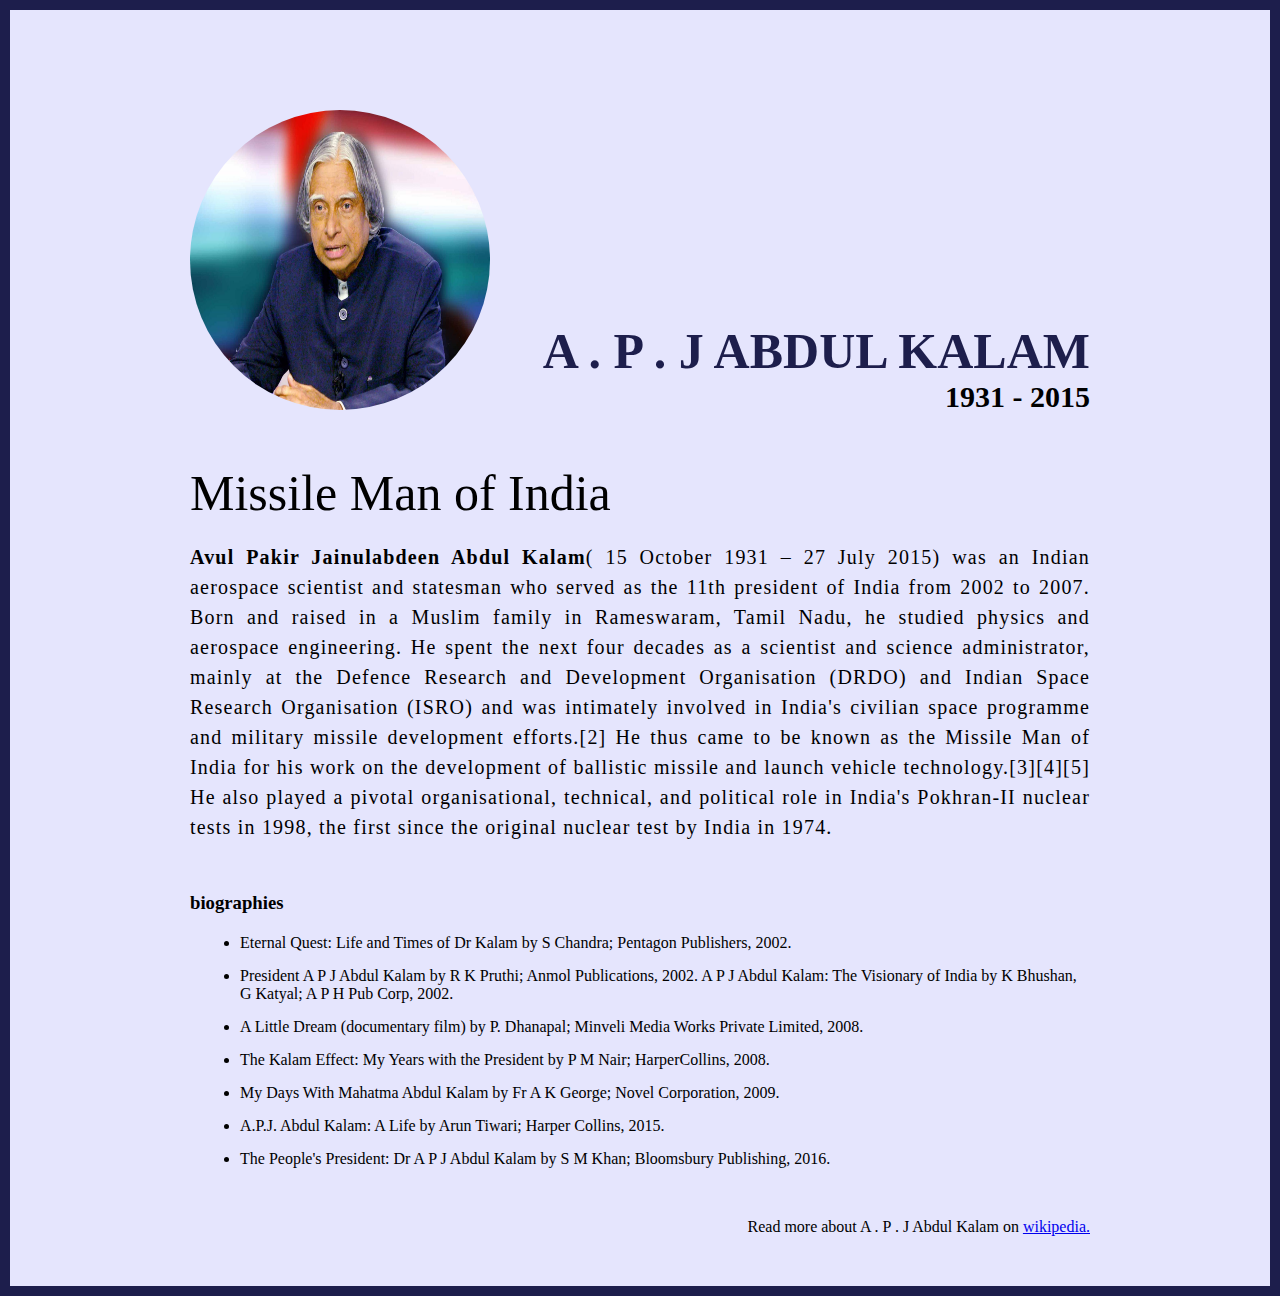
<file: project1/index.html>
<!DOCTYPE html>
<html lang="en">
<head>
    <meta charset="UTF-8">
    <meta name="viewport" content="width=device-width, initial-scale=1.0">
    <title>The Tribute Webside | A.P.J Abdul Kalam</title>
    <link rel="stylesheet" href="style.css">
</head>
<body>
     <div class="container">
       <div class="content">
        <section class="top_section">

            <div class="image_container">
                <img src="./images/Dr-APJ-Abdul-Kalam.jpg" alt="Tribute" />
            </div>
            <div>
                <h1>A . P . J  Abdul  Kalam</h1>
                <h4>1931 - 2015</h4>
            </div>
        </section>
        <section class="about_section">
            <h2>Missile Man of India</h2>
            <p>
                <b>Avul Pakir Jainulabdeen Abdul Kalam</b>( 15 October 1931 – 27 July 2015) was an Indian aerospace scientist and statesman who served as the 11th president of India from 2002 to 2007. Born and raised in a Muslim family in Rameswaram, Tamil Nadu, he studied physics and aerospace engineering. He spent the next four decades as a scientist and science administrator, mainly at the Defence Research and Development Organisation (DRDO) and Indian Space Research Organisation (ISRO) and was intimately involved in India's civilian space programme and military missile development efforts.[2] He thus came to be known as the Missile Man of India for his work on the development of ballistic missile and launch vehicle technology.[3][4][5] He also played a pivotal organisational, technical, and political role in India's Pokhran-II nuclear tests in 1998, the first since the original nuclear test by India in 1974.
            </p>
        </section>
        <section class="biography_section">
            <h3>biographies</h3>
            <ul>
                <li>
                    Eternal Quest: Life and Times of Dr Kalam by S Chandra; Pentagon Publishers, 2002.
                </li>
                <li>
                    President A P J Abdul Kalam by R K Pruthi; Anmol Publications, 2002.
                    A P J Abdul Kalam: The Visionary of India by K Bhushan, G Katyal; A P H Pub Corp, 2002.
                </li>
                <li>
                    A Little Dream (documentary film) by P. Dhanapal; Minveli Media Works Private Limited, 2008.
                </li>
                <li>
                    The Kalam Effect: My Years with the President by P M Nair; HarperCollins, 2008.
                </li>
                <li>
                    My Days With Mahatma Abdul Kalam by Fr A K George; Novel Corporation, 2009.
                </li>
                <li>
                    A.P.J. Abdul Kalam: A Life by Arun Tiwari; Harper Collins, 2015.
                </li>
                <li>
                    The People's President: Dr A P J Abdul Kalam by S M Khan; Bloomsbury Publishing, 2016.
                </li>
            </ul>
        </section>
        <footer>
            <p>Read more about A . P . J  Abdul  Kalam on <a href="https://en.wikipedia.org/wiki/A._P._J._Abdul_Kalam">wikipedia.</a></p>
        </footer>
       </div>
     </div>
</body>
</html>
</file>
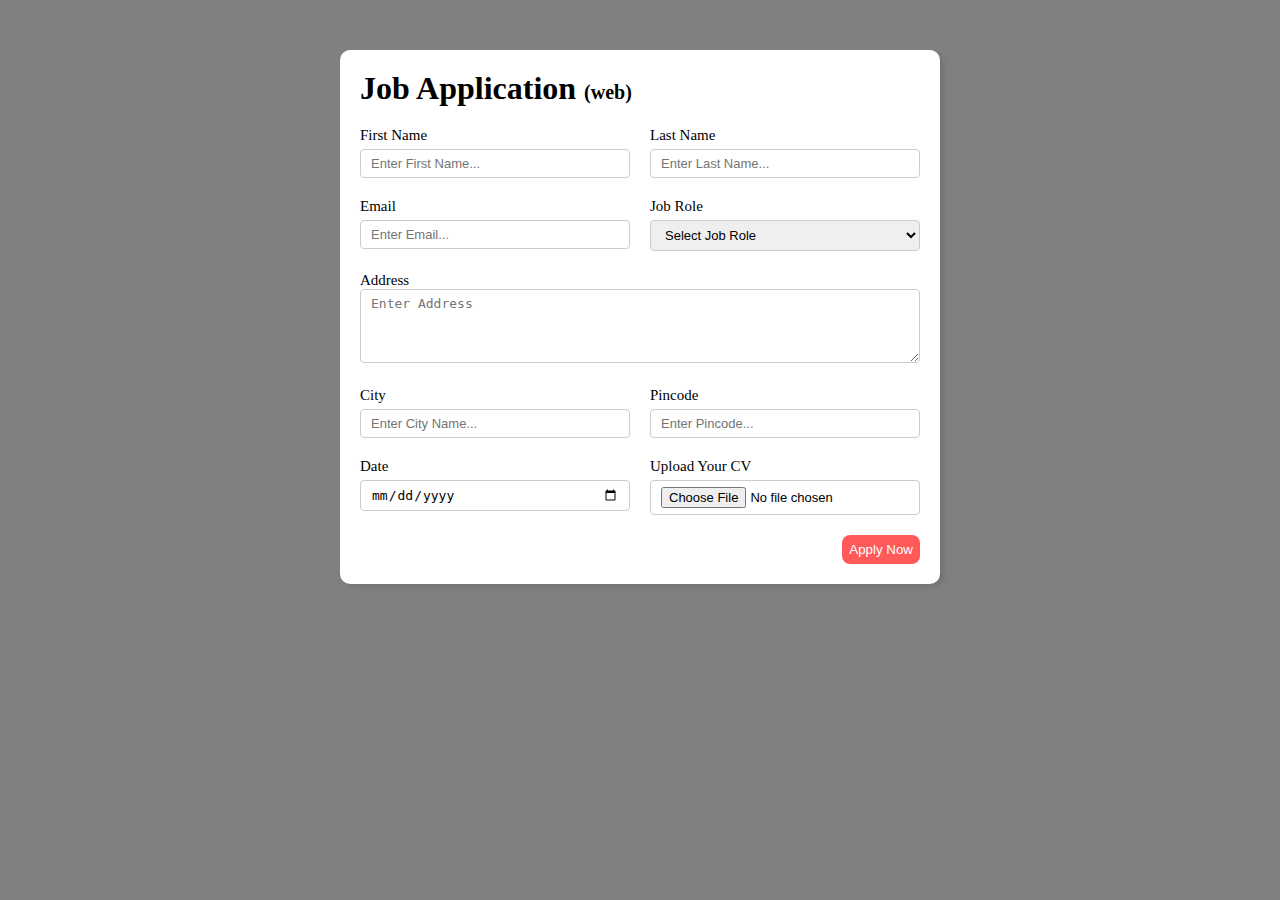
<file: project2/index.html>
<!DOCTYPE html>
<html lang="en">
<head>
    <meta charset="UTF-8">
    <meta name="viewport" content="width=device-width, initial-scale=1.0">
    <title>Job Application Form</title>
    <link rel="stylesheet" href="style.css">
</head>
<body>
    <div class="container">

        <div class="apply_box">

           <h1> Job Application 
            <span class="title_small">(web)</span>
           </h1>
           <form action="">
            <div class="form_container">
                <div class="form_control">
                   <label for="first_name">First Name</label>
                   <input
                        id="first_name"
                        name="first_name"
                        placeholder="Enter First Name..." 
                    />    
                </div>
                <div class="form_control">
                    <label for="last_name">Last Name </label>
                    <input
                         id="last_name"
                         name="last_name"
                         placeholder="Enter Last Name..."
                     />    
                 </div>
                 <div class="form_control">
                    <label for="email">Email</label>
                    <input
                         type="email"
                         id="email"
                         name="email"
                         placeholder="Enter Email..."
                     />    
                 </div>
                 <div class="form_control">
                    <label for="job_role"> Job Role</label>
                     <select id="job_role" name="job_role">
                        <option value="">Select Job Role</option>
                        <option value="frontend">Frontend Developer</option>
                        <option value="backend">Backend Developer</option>
                        <option value="full_stack">Full_stack Developer</option>
                        <option value="ui_ux">UI UX Developer</option>   
                     </select>
                 </div>
                 <div class="textarea_control">
                    <label for="address"> Address </label>
                    <textarea
                      id="address"
                      name="address"
                      rows="4"
                      cols="50"
                      placeholder="Enter Address"
                    ></textarea>     
                 </div>
                 <div class="form_control">
                    <label for="city">City</label>
                    <input
                         id="city"
                         name="city"
                         placeholder="Enter City Name..."
                     />    
                 </div>
                 <div class="form_control">
                    <label for="pincode">Pincode</label>
                    <input
                         type="number"
                         id="pincode"
                         name="pincode"
                         placeholder="Enter Pincode..."
                     />    
                 </div>
                 <div class="form_control">
                    <label for="date">Date</label>
                    <input
                         type="date"
                         id="date"
                         name="date"   
                     />    
                 </div>
                 <div class="form_control">
                    <label for="upload">Upload Your CV</label>
                    <input
                         type="file"
                         id="upload"
                         name="upload"   
                     />    
                 </div>
            </div>
            <div class="button_container">
                <button type="submit">Apply Now</button>
            </div>
           </form>
     </div>
    </div>
</body>
</html>
</file>
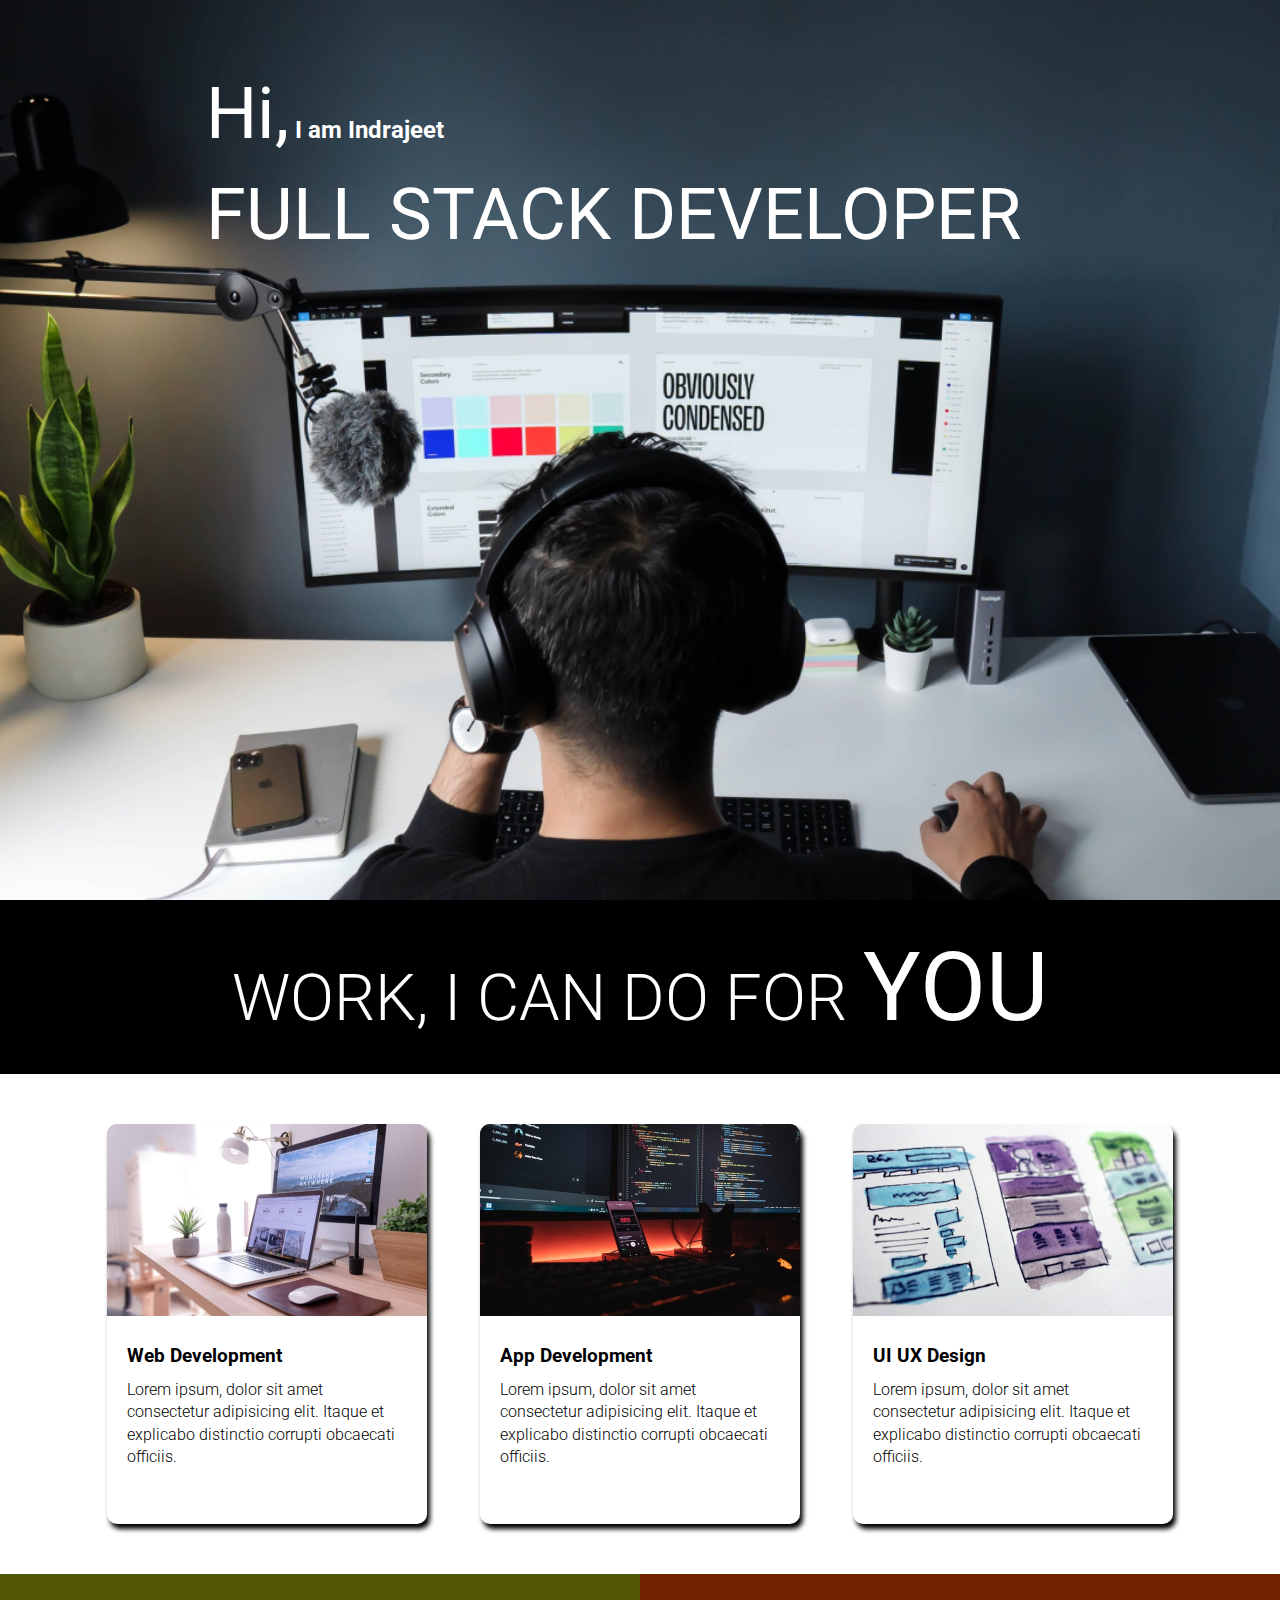
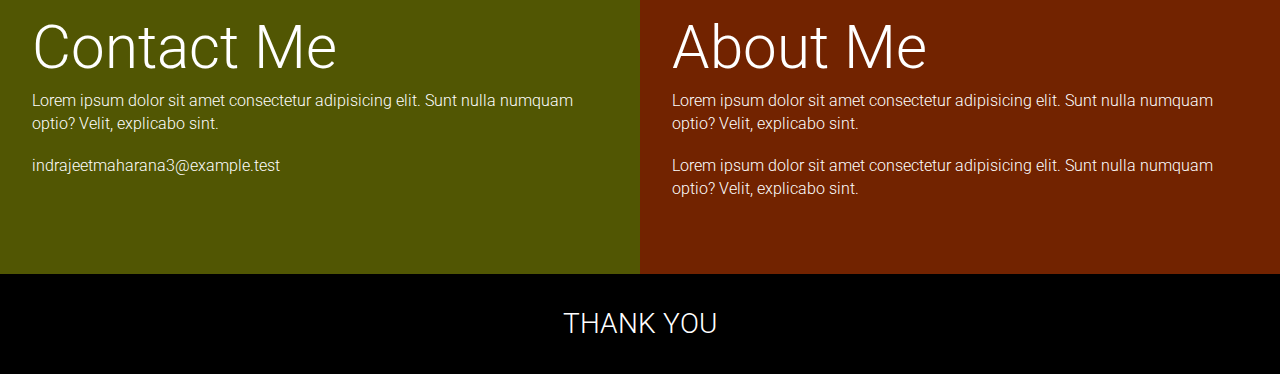
<file: project4/index.html>
<!DOCTYPE html>
<html lang="en">
<head>
    <meta charset="UTF-8">
    <meta name="viewport" content="width=device-width, initial-scale=1.0">
    <title>Developer | Lading Page</title>
    <link rel="stylesheet" href="style.css">
</head>
<body>
    <section class="hero_section">
    <div class="text_container">
        <h2>
            <span class="lg_text">Hi,</span>
            I am Indrajeet
        </h2>
        <h1 class="lg_text">FULL STACK DEVELOPER</h1>
    </div>    
    </section>
    <section class="black_box">
        <h2>WORK, I CAN DO FOR 
            <SPAN>YOU</SPAN>
        </h2>
    </section>
    <section class="work">
        <div class="grid_item">
            <div class="card">
                <div class="image_container">
                     <img src="images/web.png" alt="web development">
                </div>
                <div class="card_content">
                    <h3>Web Development</h3>
                    <p>Lorem ipsum, dolor sit amet consectetur adipisicing elit. Itaque et explicabo distinctio corrupti obcaecati officiis.</p>
                </div>
                </div>
        </div>

        <div class="grid_item">
            <div class="card">
                <div class="image_container">
                        <img src="images/mobile.png" alt="app development">
                </div>
                <div class="card_content">
                        <h3>App Development</h3>
                        <p>Lorem ipsum, dolor sit amet consectetur adipisicing elit. Itaque et explicabo distinctio corrupti obcaecati officiis.</p>
                 </div>
                 </div>
        </div>

        <div class="grid_item">
            <div class="card">
                <div class="image_container">
                        <img src="images/uiux.png" alt="UI UX design">
                </div>
                <div class="card_content">
                        <h3>UI UX Design</h3>
                        <p>Lorem ipsum, dolor sit amet consectetur adipisicing elit. Itaque et explicabo distinctio corrupti obcaecati officiis.</p>
                </div>
                </div>
        </div>
    </section>
    <section class="bottom_section">
        <div class="contact">
            <h2>Contact Me</h2>
            <p>
                Lorem ipsum dolor sit amet consectetur adipisicing elit. Sunt nulla numquam optio? Velit, explicabo sint.
            </p>
            <p>indrajeetmaharana3@example.test</p>
        </div>
        <div class="about">
            <h2>About Me</h2>
            <p>
                Lorem ipsum dolor sit amet consectetur adipisicing elit. Sunt nulla numquam optio? Velit, explicabo sint.
            </p>
            <p>
                Lorem ipsum dolor sit amet consectetur adipisicing elit. Sunt nulla numquam optio? Velit, explicabo sint.
            </p>
        </div>
    </section>
    <footer>
        <p>THANK YOU</p>
    </footer>
</body>
</html>
</file>
<file: project1/style.css>
*{
    margin: 0;
    padding: 0;
    box-sizing: border-box;
}

.container{
    background-color: #e5e5fd;
     min-height: 100vh;
     border: 10px solid #1d1e4c;
}

.content{
    max-width: 900px;
    margin: 0 auto;
}

.top_section{
    margin-top: 100px;
    display: flex;
    justify-content: space-between;
    align-items: flex-end;
}

.top_section h1{
    font-size: 50px;
    font-weight: bold;
    color: #1d1e4c;
    text-transform: uppercase;
}

.top_section h4{
    font-size: 30px;
    text-align: end;
}
.img_container,img{
    border-radius: 50%;
    overflow: hidden;
}

.img_container,img{
    width: 300px;
    height: 300px;
}

.about_section {
    margin-top: 50px;
}

.about_section h2 {
    font-size: 50px;
    font-weight: 400;
    margin-bottom: 20px;
}

.about_section p {
    font-size: 20px;
    line-height: 30px;
    letter-spacing: 1.2px;
    text-align: justify;
} 

.biography_section {
    margin: 50px 0;

}

.biography_section h3 {
    margin-bottom: 20px;
}

.biography_section ul {
    margin-left: 50px;
}

.biography_section li {
    margin-bottom: 15px;
}

footer{
    margin: 50px 0;
}

footer p{
    text-align: end;
}
</file>
<file: project2/style.css>
*{
    margin: 0;
    padding: 0;
    box-sizing: border-box;
}

body {
    background-color: grey;
}
.container {
    max-width: 900px;
    margin: 0 auto;
}

.apply_box {
    max-width: 600px;
    padding: 20px;
    background-color: white;
    margin: 0 auto;
    margin-top: 50px;
    box-shadow: 4px 3px 5px rgba(1, 1, 1, 0.1);
    border-radius: 10px;
}

.title_small {
    font-size: 20px;
}

.form_container{
    margin-top: 20px;
    display: grid;
    grid-template-columns: repeat(auto-fit, minmax(200px, 1fr));
    gap: 20px;
}

.form_control{
    display: flex;
    flex-direction: column;
}

label{
    font-size: 15px;
    margin-bottom: 5px;
}

input ,
select , 
textarea {
    padding: 6px 10px;
    border: 1px solid#ccc;
    border-radius: 4px;
    font-size: 13px;
}

input:focus{
    outline-color: rgba(255, 0, 0, 0.279);
}

.button_container {
    display: flex;
    justify-content: flex-end;

    margin-top: 20px;
}

button{
    background-color: rgba(255, 0, 0, 0.65);
    border: transparent solid 2px;
    padding: 5px 5px;
    color: white;
    border-radius: 8px;
    transition: 0.3s ease-in;
}

button:hover {
    background-color: #ccc;
    border: 2px solid red;
    color: black;
    transition: 0.3s ease-out;
    cursor:pointer;
}

.textarea_control{
    grid-column: 1 /span 2;
}

.textarea_control textarea{
    width: 100%;
}

@media (max-width:460px) {
    .textarea_control{
        grid-column: 1 /span 2;
    }
}
</file>
<file: project4/style.css>
@import url("https://fonts.googleapis.com/css2?family=Roboto:ital,wght@0,100;0,300;0,400;0,500;0,700;0,900;1,100;1,300;1,400;1,500;1,700;1,900&display=swap");
*{
    margin: 0;
    padding: 0;
    box-sizing: border-box;
}

html, 
body{
    line-height: 1.4;
    font-weight: 300;
    font-family: "Roboto",sans-serif;
}

.hero_section{
    background-image: url(images/developer\ \(1\).png);
    min-height: 100vh;
    background-position: center;
    background-size: cover;
    background-repeat: no-repeat;
}

.text_container {
    color: white;
    max-width: 900px;
    margin: 0 auto;
    padding-top: 64px;
    padding-left: 16px;
}

.lg_text {
    font-size: 72px;
    font-weight: 400;
}

.black_box {
    background-color: #000;
    padding: 20px;
}
.black_box h2 {
    font-size: 65px;
    color: white;
    text-align: center;
    font-weight: 300;
}
.black_box h2 span {
    font-weight: 400;
    font-size: 96px;
}

.work {
    display: grid;
    gap: 20px;
    grid-template-columns: repeat(auto-fit, minmax(320px,1fr));
    max-width: 1100px;
    margin: 50px auto;
}
.grid_item {
    display: flex;
    justify-content: center;
    align-items: center;
}
.card {
    max-width: 320px;
    height: 400px;
    border-radius: 10px;
    box-shadow: 3px 5px 5px rgba(1, 1, 0.2);
    transition: 0.2s ease-in-out;
}
.card:hover {
    transform: scale(1.04);
    box-shadow: 3px 5px 5px rgba(1, 1, 0.2);
    transition: 0.2s ease-in-out;
}
.card_content {
    padding: 20px;
}
.card_content h3 {
    margin-bottom: 10px;
}

.bottom_section {
    display: flex;
}
.contact{
    background-color: #515603;
}
.about{
    background-color: #722300;
}

.contact,
.about {
    min-height: 300px;
    padding: 32px;
    color: white;
}

.about h2,
.contact h2 {
    font-size: 60px;
    font-weight: 300;
}

.about p,
.contact p {
    margin-bottom: 20px;
}

footer {
    text-align: center;
    text-transform: uppercase;
    background-color: #000;
    padding: 30px;
}
footer p {
    color: white;
    font-size: 28px;
}

@media (max-width:786px){
    .hero_section{
        min-height: 50vh;   
    }
    .text_container{
        padding: 10px;
        text-align: center;
    }
    .lg_text{
        font-size: 32px;
    }
    .black_box h2 {
        font-size: 24px;
    }
    .black_box h2 span {
        font-weight: 400;
        font-size: 32px;
    }
    .bottom_section {
        flex-direction: column;
    }
    h1 {
        font-size: 32px;
    }
    .about h2,
    .contact h2 {
    font-size: 32px;
    }
}
</file>
